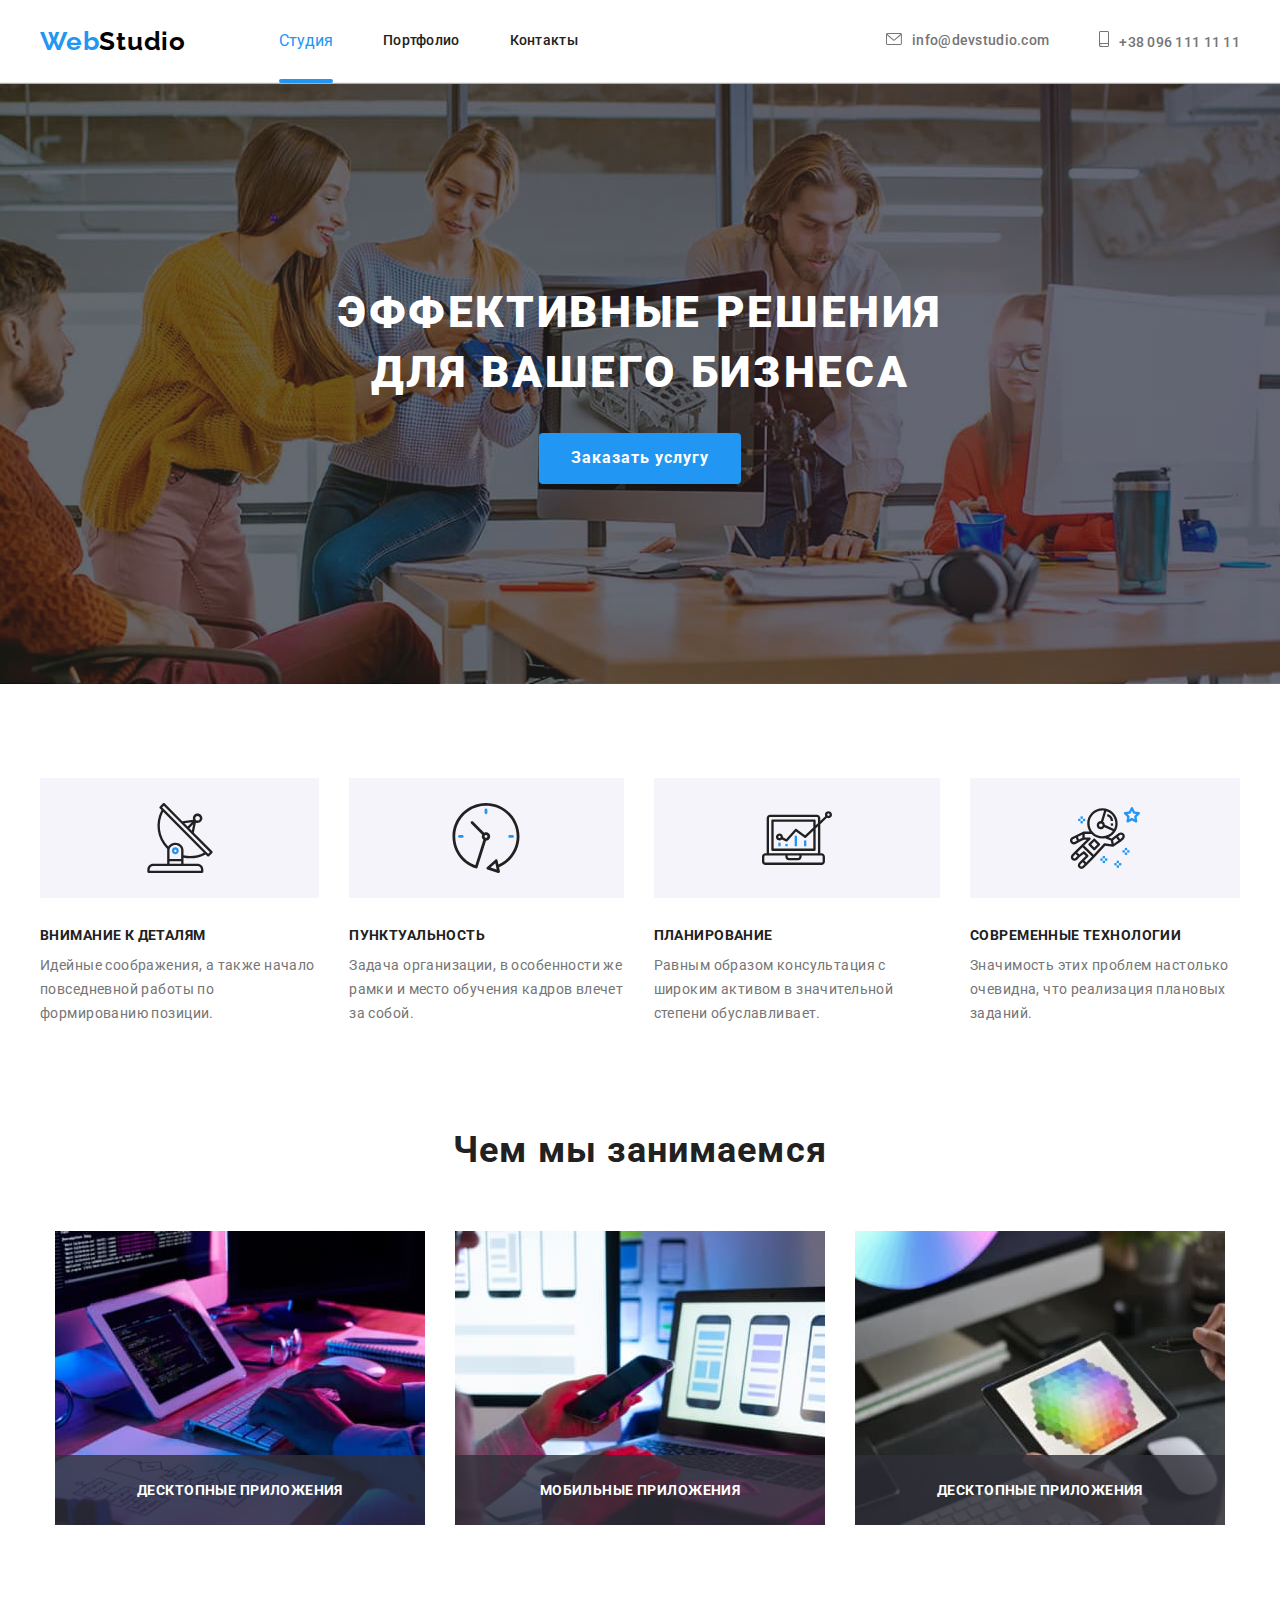
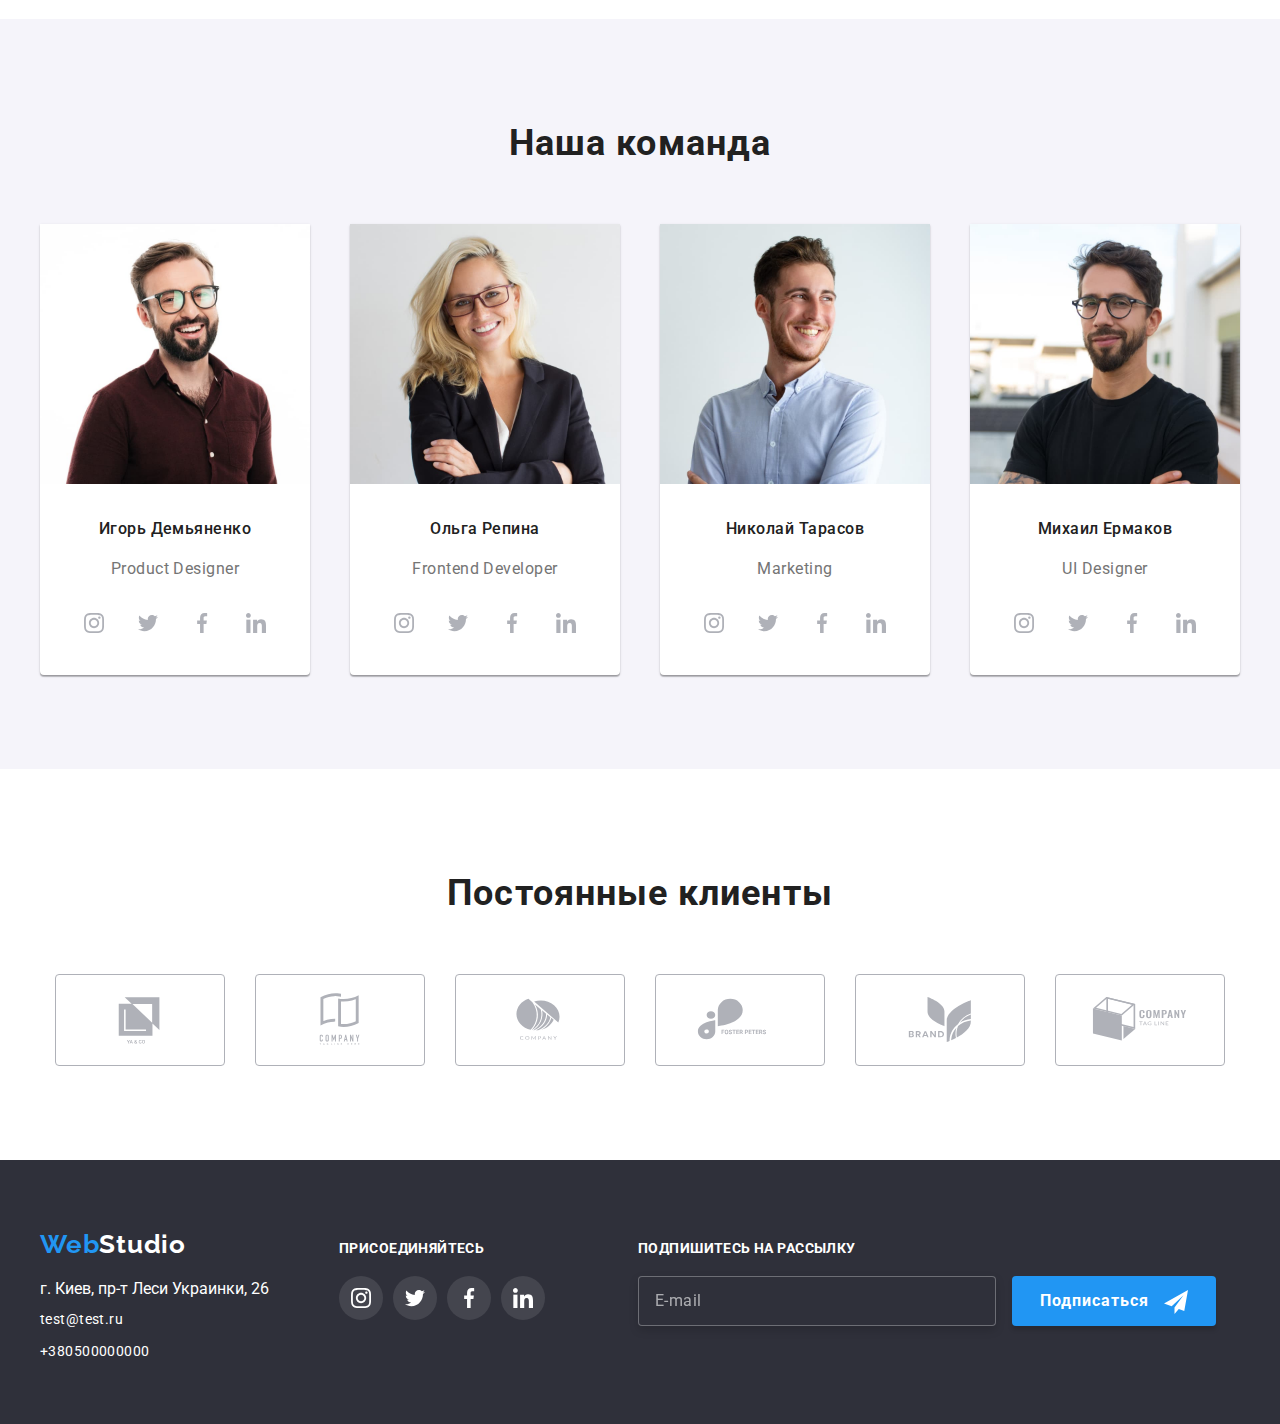
<file: index.html>
<!DOCTYPE html>
<html lang="en">
<head>
    <meta charset="UTF-8">
    <meta http-equiv="X-UA-Compatible" content="IE=edge">
    <meta name="viewport" content="width=device-width, initial-scale=1.0">
    <title>Web Studio</title>
    <link rel="stylesheet" href="./css/modern-normalize.css">
    <link rel="preconnect" href="https://fonts.gstatic.com">
    <link href="https://fonts.googleapis.com/css2?family=Oleo+Script&family=Raleway:wght@700&family=Roboto:wght@400;500;700;900&display=swap"
        rel="stylesheet">
        <link rel="stylesheet" href="css/style.css">
</head>

<template class="my-icons">
    <svg class="icon">
        <use href="./images/icons/icons.svg#icon-antenna"></use>
    </svg>
    <svg class="icon">
        <use href="./images/icons/icons.svg#icon-astronaut"></use>
    </svg>
    <svg class="icon">
        <use href="./images/icons/icons.svg#icon-clock"></use>
    </svg>
    <svg class="icon">
        <use href="./images/icons/icons.svg#icon-diagram"></use>
    </svg>
    <svg class="icon">
        <use href="./images/icons/icons.svg#icon-envelope"></use>
    </svg>
    <svg class="icon">
        <use href="./images/icons/icons.svg#icon-instagram"></use>
    </svg>
    <svg class="icon">
        <use href="./images/icons/icons.svg#icon-twitter"></use>
    </svg>
    <svg class="icon">
        <use href="./images/icons/icons.svg#icon-facebook"></use>
    </svg>
    <svg class="icon">
        <use href="./images/icons/icons.svg#icon-linkedin"></use>
    </svg>
    <svg class="icon">
        <use href="./images/icons/icons.svg#icon-Logo"></use>
    </svg>
    <svg class="icon">
        <use href="./images/icons/icons.svg#icon-Logo-1"></use>
    </svg>
    <svg class="icon">
        <use href="./images/icons/icons.svg#icon-Logo-2"></use>
    </svg>
    <svg class="icon">
        <use href="./images/icons/icons.svg#icon-Logo-3"></use>
    </svg>
    <svg class="icon">
        <use href="./images/icons/icons.svg#icon-Logo-4"></use>
    </svg>
    <svg class="icon">
        <use href="./images/icons/icons.svg#icon-Logo-5"></use>
    </svg>
    <svg class="icon">
        <use href="./images/icons/icons.svg#icon-smartphone"></use>
    </svg>

    <svg class="modal-icon">
        <use href="./images/icons/icons.svg#icon-user-check"></use>
    </svg>
    <svg class="modal-icon">
        <use href="./images/icons/icons.svg#icon-user-email"></use>
    </svg>
    <svg class="modal-icon">
        <use href="./images/icons/icons.svg#icon-user-name"></use>
    </svg>
    <svg class="modal-icon">
        <use href="./images/icons/icons.svg#icon-user-tel"></use>
    </svg>
    <svg class="modal-icon">
        <use href="./images/icons/icons.svg#icon-icon-send"></use>
    </svg>
</template>

<body>
    <!--Main-Menu Section-->
    <header class="page-header">
        <div class="container header-line">
        <nav class ="nav-list">
            <a href="./index.html" target="_self" title="Web Studio" class="logo"><span class="web-logo">Web</span>Studio</a>
            <ul class="nav">
                <li><a class ="current-page" href="./index.html" target="_self" title="Studio"> Студия</a></li>
                <li><a href="./portfolio.html" target="_self" title="Portfolio" class="link">Портфолио</a></li>
                <li><a href="" class="link">Контакты</a></li>
            </ul>
        </nav>
            <ul class="contacts">
                <li><a  href="maito:info@devstudio.com" class="link">
                    <svg class="contacts-mail">
                        <use href="./images/icons/icons.svg#icon-envelope"></use>
                    </svg>
                    info@devstudio.com
                </a></li>
                <li><a href="tel:+380961111111" class="link">
                    <svg class="contacts-tel">
                        <use href="./images/icons/icons.svg#icon-smartphone"></use>
                    </svg>
                    +38 096 111 11 11
                </a></li>
            </ul>
            </div>
    </header>

    
    <main>
        <section class="hero">
            <div class="container">
            <h1 class="hero-title">Эффективные решения <br/> для вашего бизнеса </h1>
            <button data-modal-open type="button" class="hero-btn">Заказать услугу</button>
            </div>
        </section>

        <!-- Feature Section-->
        <section class="feature">
            <div class="container">
            <ul class="feature-list">
                <li class="feature-item icon-antenna">
                    <h3 class="feature-title">Внимание к деталям</h3>
                    <p class="text">Идейные соображения, а также начало повседневной работы по формированию позиции.</p>
                 </li>
                 <li class="feature-item icon-clock">
                    <h3 class="feature-title">Пунктуальность</h3>
                    <p class="text">Задача организации, в особенности же рамки и место обучения кадров влечет за собой.</p>
                </li>
                <li class="feature-item icon-diagram">
                    <h3 class="feature-title">Планирование</h3>
                    <p class="text">Равным образом консультация с широким активом в значительной степени обуславливает.</p>
                </li>
                <li class="feature-item icon-astronaut">
                    <h3 class="feature-title">Современные технологии</h3>
                    <p class="text">Значимость этих проблем настолько очевидна, что реализация плановых заданий.</p>
                </li>
             </ul>
            </div>
        </section>

        <!-- Work Section-->
         <section class="worklist">
            <div class="container">
        <h2 class="studio-title">Чем мы занимаемся</h2>
            <ul class="work-list">
                <li class="worklist-item">
                    <img src="images/img1.jpg" alt="photo" width="370" height="294">
                    <div class="worklist-wrapper"><p class="desc">Десктопные приложения</p></div>
                </li>
                <li class="worklist-item">
                    <img src="images/img2.jpg" alt="photo" width="370" height="294">
                    <div class="worklist-wrapper"><p class="desc">Мобильные приложения</p></div>
                </li>
                <li class="worklist-item">
                    <img src="images/img3.jpg" alt="photo" width="370" height="294">
                    <div class="worklist-wrapper"><p class="desc">Десктопные приложения</p></div>
                    </li>
            </ul>
            </div>
        </section>

        <!--Team Section-->
        <section class="team">
            <div class="container">
         <h2 class="studio-title">Наша команда</h2>
             <ul class="team-list">
                <li class="team-img">
                    <img src="images/ighor-demianenko.jpg" alt="our team photo" width="270" height="260">
                       <div class="team-name"> <h3 class="name-title">Игорь Демьяненко</h3>
                        <p class="team-text">Product Designer</p>
                        <ul class="icon-list">
                            <li class="icon-link">
                                <a href="#" class="icon-item">
                                    <svg class="icon">
                                        <use href="./images/icons/icons.svg#icon-instagram"></use>
                                    </svg>
                                </a>
                            </li>
                            <li class="icon-link">
                                <a href="#" class="icon-item">
                                    <svg class="icon">
                                        <use href="./images/icons/icons.svg#icon-twitter"></use>
                                    </svg>
                                </a>
                            
                            </li>
                            <li class="icon-link">
                                <a href="#" class="icon-item">
                                    <svg class="icon">
                                        <use href="./images/icons/icons.svg#icon-facebook"></use>
                                    </svg>
                                </a>
                            
                            </li>
                            <li class="icon-link">
                                <a href="#" class="icon-item">
                                    <svg class="icon">
                                        <use href="./images/icons/icons.svg#icon-linkedin"></use>
                                    </svg>
                                </a>
                            </li>
                        </ul>
                        </div>
                </li>
                <li class="team-img">
                    <img src="images/olha-repina.jpg" alt="our team photo" width="270" height="260">
                        <div class="team-name"><h3 class="name-title">Ольга Репина</h3>
                        <p class="team-text">Frontend Developer</p>
                        <ul class="icon-list">
                            <li class="icon-link">
                                <a href="#" class="icon-item">
                                    <svg class="icon">
                                        <use href="./images/icons/icons.svg#icon-instagram"></use>
                                    </svg>
                                </a>
                            </li>
                            <li class="icon-link">
                                <a href="#" class="icon-item">
                            <svg class="icon">
                                <use href="./images/icons/icons.svg#icon-twitter"></use>
                            </svg>
                                </a>
                            
                            </li>
                            <li class="icon-link">
                                <a href="#" class="icon-item">
                            <svg class="icon">
                                <use href="./images/icons/icons.svg#icon-facebook"></use>
                            </svg>
                                </a>
                            
                            </li>
                            <li class="icon-link">
                                <a href="#" class="icon-item">
                            <svg class="icon">
                                <use href="./images/icons/icons.svg#icon-linkedin"></use>
                            </svg>
                                </a>
                            </li>
                        </ul>
                        </div>
                </li>
                <li class="team-img">
                    <img src="images/nikolay-tarasov.jpg" alt="our team photo" width="270" height="260">
                    <div class="team-name"><h3 class="name-title">Николай Тарасов</h3>
                        <p class="team-text">Marketing</p>
                        <ul class="icon-list">
                         <li class="icon-link">
                            <a href="#" class="icon-item">
                             <svg class="icon">
                              <use href="./images/icons/icons.svg#icon-instagram"></use>
                               </svg>
                            </a>
                            </li>
                            <li class="icon-link">
                             <a href="#" class="icon-item">
                             <svg class="icon">
                             <use href="./images/icons/icons.svg#icon-twitter"></use>
                              </svg>
                            </a>
                            </li>
                            <li class="icon-link">
                                <a href="#" class="icon-item">
                                    <svg class="icon">
                                        <use href="./images/icons/icons.svg#icon-facebook"></use>
                                    </svg>
                                </a>
                            
                            </li>
                            <li class="icon-link">
                                <a href="#" class="icon-item">
                                    <svg class="icon">
                                        <use href="./images/icons/icons.svg#icon-linkedin"></use>
                                    </svg>
                                </a>
                            </li>
                        </ul>
                        </div>
                </li>
                <li class="team-img">
                    <img src="images/michael-ermakov.jpg" alt="our team photo" width="270" height="260">
                        <div class="team-name"><h3 class="name-title">Михаил Ермаков</h3>
                        <p class="team-text">UI Designer</p>
                        <ul class="icon-list">
                            <li class="icon-link">
                                <a href="#" class="icon-item">
                                    <svg class="icon">
                                        <use href="./images/icons/icons.svg#icon-instagram"></use>
                                    </svg>
                                </a>
                            </li>
                            <li class="icon-link">
                                <a href="#" class="icon-item">
                                    <svg class="icon">
                                        <use href="./images/icons/icons.svg#icon-twitter"></use>
                                    </svg>
                                </a>
                            
                            </li>
                            <li class="icon-link">
                                <a href="#" class="icon-item">
                                    <svg class="icon">
                                        <use href="./images/icons/icons.svg#icon-facebook"></use>
                                    </svg>
                                </a>
                            
                            </li>
                            <li class="icon-link">
                                <a href="#" class="icon-item">
                                    <svg class="icon">
                                        <use href="./images/icons/icons.svg#icon-linkedin"></use>
                                    </svg>
                                </a>
                            </li>  
                        </ul>
                        </div>
                </li>
             </ul>
        </div>
        </section>
<!-- Clients Section -->
        <section class="clients">
            <div class="container">
            <div class="clients-section">
                <h2 class="studio-title">Постоянные клиенты</h2>
                <ul class="clients-list">
                    <li class="clients-card">
                        <a href="#" class="clients-card-item">
                            <svg class="client-icon" width="106px">
                                <use href="./images/icons/icons.svg#icon-Logo"></use>
                            </svg>
                        </a>
                    </li>
                    <li class="clients-card">
                        <a href="#" class="clients-card-item" >
                            <svg class="client-icon"  width="106px">
                                <use href="./images/icons/icons.svg#icon-Logo-1"></use>
                            </svg>
                        </a>
                    </li>
                    <li class="clients-card">
                        <a href="#" class="clients-card-item">
                    <svg class="client-icon" width="106px">
                        <use href="./images/icons/icons.svg#icon-Logo-2"></use>
                    </svg>
                    </a>
                    </li>

                    <li class="clients-card">
                        <a href="#" class="clients-card-item">
                        <svg class="client-icon" width="106px">
                            <use href="./images/icons/icons.svg#icon-Logo-3"></use>
                        </svg>
                        </a>
                    </li>

                    <li class="clients-card">
                        <a href="#" class="clients-card-item">
                        <svg class="client-icon" width="106px">
                            <use href="./images/icons/icons.svg#icon-Logo-4"></use>
                        </svg>
                        </a>
                    </li>

                    <li class="clients-card">
                        <a href="#" class="clients-card-item">
                        <svg class="client-icon" width="106px" >
                            <use href="./images/icons/icons.svg#icon-Logo-5"></use>
                        </svg>
                        </a>
                    </li>
                </ul>
            </div>
</div>
        </section>
    </main>

    <!--Contact Section-->
<footer class="footer">
    <div class="container">
        <div class="footer-container">
            <span class="footer-logo"><a href="./index.html" target="_self" title="Web Studio" class="link"><span
                        class="web-logo">Web</span>Studio</a></span>
            <address class="addres">
                <p>г. Киев, пр-т Леси Украинки, 26</p>
            </address>
            <ul class="footer-contacts">
                <li><a href="mailto:test@test.tu" class="link">test@test.ru</a></li>
                <li><a href="tel:+380500000000" class="link">+380500000000</a></li>
            </ul>
        </div>
        <div class="footer-icon">
            <h4 class="footer-icon-title">Присоединяйтесь</h4>
            <ul class="footer-icons-list">
                <li class="footer-link">
                    <a href="#" class="footer-icon-item">
                        <svg class="footer-icons">
                            <use href="./images/icons/icons.svg#icon-instagram"></use>
                        </svg>
                    </a>
                </li>
                <li class="footer-link">
                    <a href="#" class="footer-icon-item">
                        <svg class="footer-icons">
                            <use href="./images/icons/icons.svg#icon-twitter"></use>
                        </svg>
                    </a>

                </li>
                <li class="footer-link">
                    <a href="#" class="footer-icon-item">
                        <svg class="footer-icons">
                            <use href="./images/icons/icons.svg#icon-facebook"></use>
                        </svg>
                    </a>

                </li>
                <li class="footer-link">
                    <a href="#" class="footer-icon-item">
                        <svg class="footer-icons">
                            <use href="./images/icons/icons.svg#icon-linkedin"></use>
                        </svg>
                    </a>
                </li>
            </ul>
        </div>
        <div class="footer-modal">
            <p class="footer-modal-title">Подпишитесь на рассылку</p>
            <form action="#" class="footer-modal-form">
                <label class="footer-modal-field">
                    <input type="email" name="user-email" class="footer-modal-input" placeholder="E-mail">
                </label>
        <button type="submit" class="footer-modal-btn"> 
            <span>
            Подписаться
            <svg class="footer-modal-icon" width="24px" height="24px">
                <use href="./images/icons/icons.svg#icon-icon-send"></use>
            </svg>
            </span>
        </button>
            </form>
        </div>
    </div>
</footer>

<div class="modal is-hidden" id="modal" data-modal>
    <div class="modal-content" id="modal-content">
        <button data-modal-close type="button" class="close-button">
        <svg class="close-icon" width="18px" height="18px">
            <use href="./images/icons/icons.svg#icon-close"></use>
        </svg>
        </button>
        <form action="#" class="modal-form">
            <p class="modal-form-title">Оставьте свои данные, мы вам перезвоним</p>
            <label class="modal-form-field">
                Имя
                <span class="modal-form-wrap">
                <input type="text" minlength="2" name="user-name" class="modal-form-input" required/>
                <svg class="modal-icon" width="12px">
                    <use href="./images/icons/icons.svg#icon-user-name"></use>
                </svg>
                </span>
            </label>
            <label class="modal-form-field">
                Телефон
                <span class="modal-form-wrap">
                <input type="tel" pattern="[0-9]{3}-[0-9]{3}-[0-9]{2}-[0-9]{2}" name="user-phone" class="modal-form-input" required />
                <svg class="modal-icon" width="13px">
                    <use href="./images/icons/icons.svg#icon-user-tel"></use>
                </svg>
                </span>
            </label>
            <label class="modal-form-field">
                Почта
                <span class="modal-form-wrap">
                <input type="email" name="user-email" class="modal-form-input" required />
                <svg class="modal-icon" width="15px">
                    <use href="./images/icons/icons.svg#icon-user-email"></use>
                </svg>
                </span>
            </label>
            <label class="modal-form-field-comment">
                Комментарий
                <textarea name="user-comment" class="modal-form-comment" placeholder="Введите текст"></textarea>
            </label>
            <input type="checkbox" name="user-agree" id="checkbox" class="visually-hidden modal-form-check">
            <label for="checkbox" class="modal-form-check-field">
                <!-- <svg class="modal-icon-check" width="11px" height="8px">
                    <use href="./images/icons/icons.svg#icon-user-check"></use>
                </svg> -->
                Соглашаюсь с рассылкой и принимаю <a href="#" class="modal-form-agree-text">Условия договора</a></label>
        <button type="submit" class="modal-btn">Отправить</button>
        </form>
    </div>
</div>

<script src="./js/modal.js" type="module"></script>
</body>
</html>
</file>
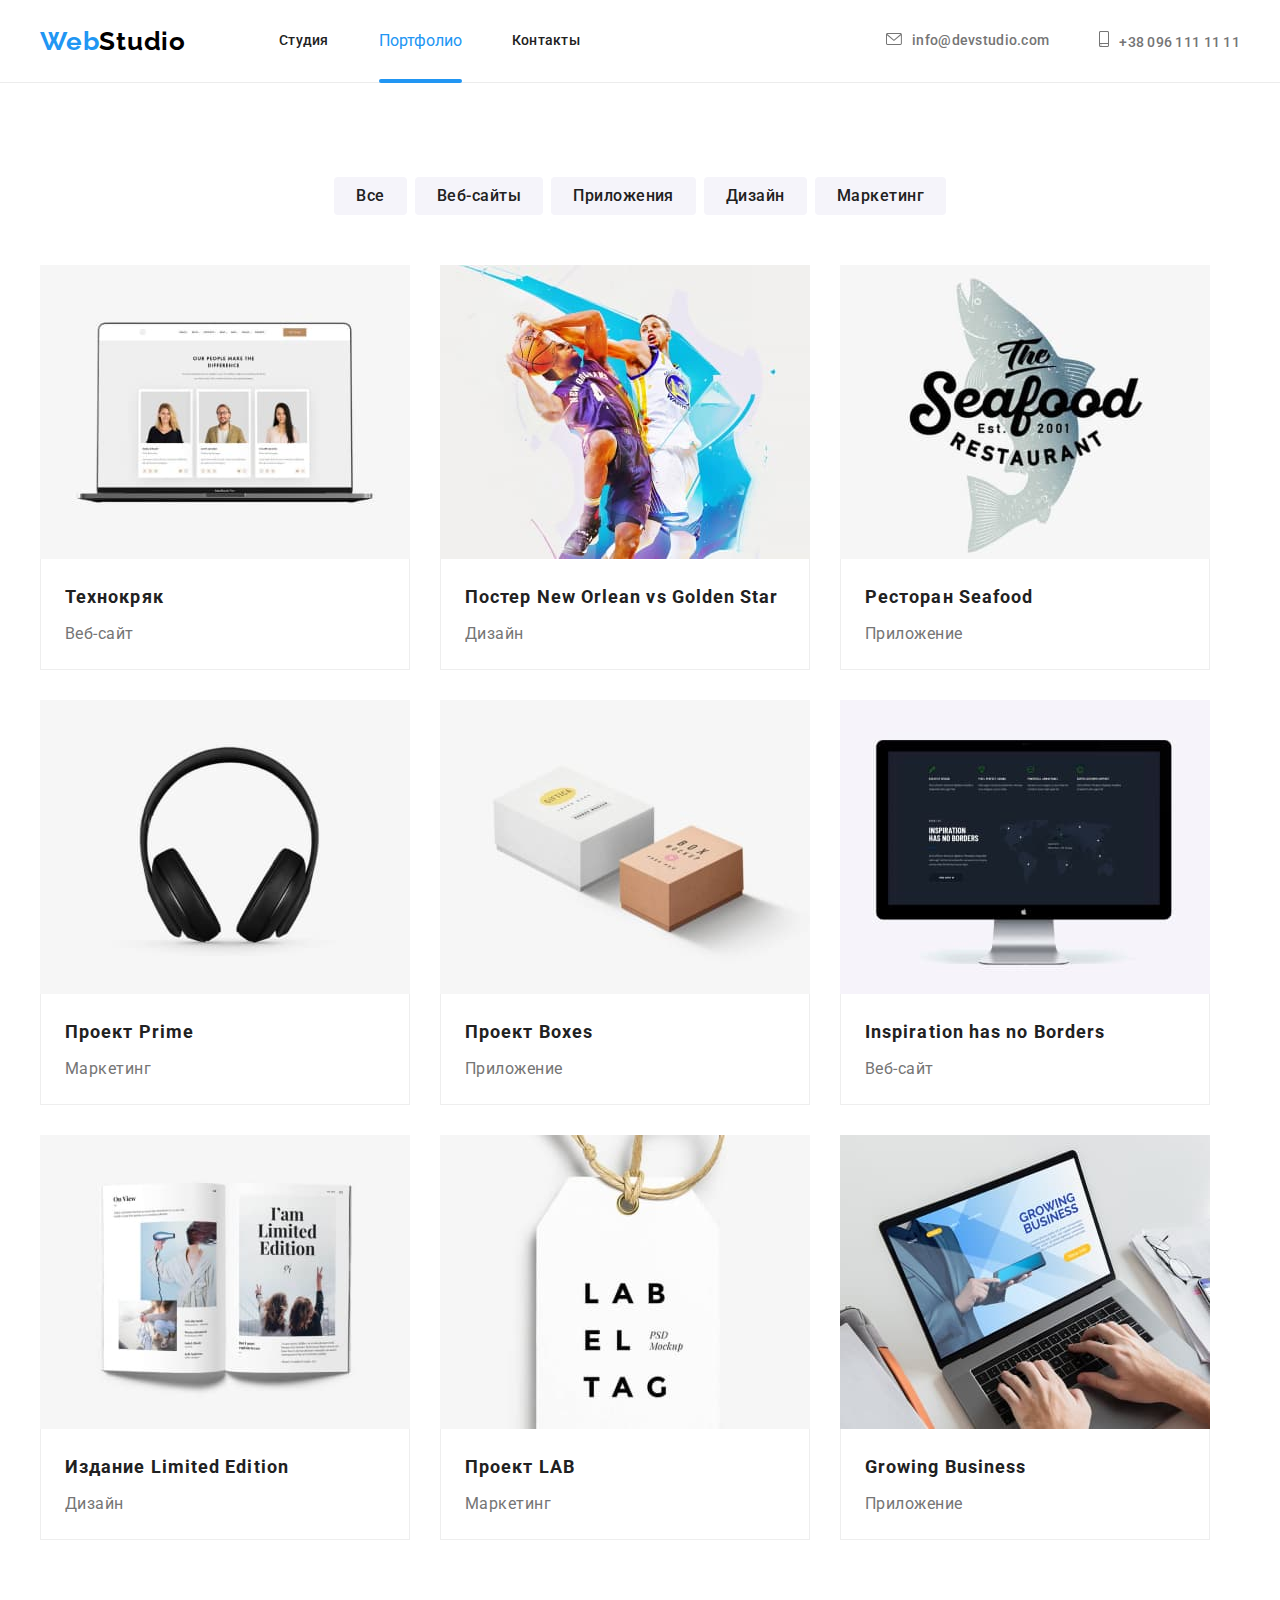
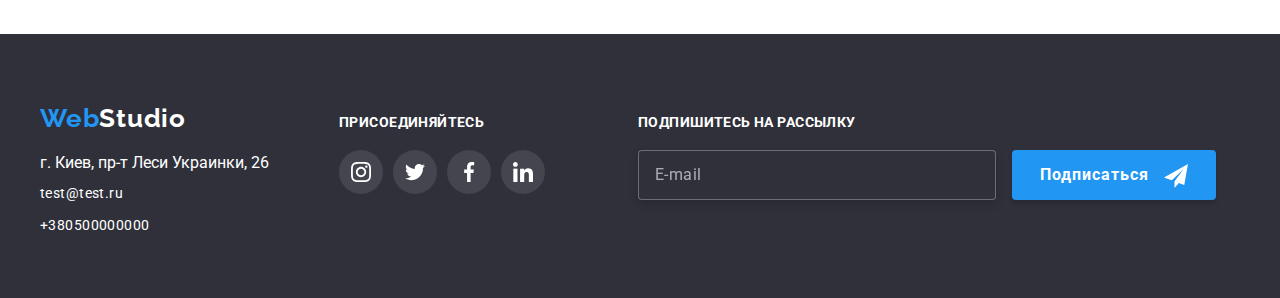
<file: portfolio.html>
<!DOCTYPE html>
<html lang="en">
<head>
    <meta charset="UTF-8">
    <meta http-equiv="X-UA-Compatible" content="IE=edge">
    <meta name="viewport" content="width=device-width, initial-scale=1.0">
    <title>Web Studio</title>
    <link rel="stylesheet" href="./css/modern-normalize.css">
    <link rel="preconnect" href="https://fonts.gstatic.com">
    <link href="https://fonts.googleapis.com/css2?family=Oleo+Script&family=Raleway:wght@700&family=Roboto:wght@400;500;700;900&display=swap"
        rel="stylesheet">
        <link rel="stylesheet" href="css/style.css">
</head>

<body>
    <!--Main-Menu Section-->
    <header class="page-header">
        <div class="container header-line">
        <nav class="nav-list">
        <a href="./index.html" target="_self" title="Web Studio" class="logo"><span class="web-logo">Web</span>Studio</a>
            <ul class="nav">
                <li><a href="./index.html" target="_self" title="Studio" class="link"> Студия</a></li>
                <li><a class="current-page" href="./portfolio.html" target="_self" title="Portfolio">Портфолио</a></li>
                <li><a href="" class="link">Контакты</a></li>
            </ul>
        </nav>
        <ul class="contacts">
            <li><a href="maito:info@devstudio.com" class="link">
                <svg class="contacts-mail">
                    <use href="./images/icons/icons.svg#icon-envelope"></use>
                </svg>
                info@devstudio.com</a></li>
            <li><a href="tel:+380961111111" class="link">
                <svg class="contacts-tel">
                    <use href="./images/icons/icons.svg#icon-smartphone"></use>
                </svg>
                +38 096 111 11 11</a></li>
        </ul>
        </div>
    </header>

    <main>
        <!--Portfolio Button Section-->
        <section class="portfolio">
            <div class="container">
            <h1 class="portfolio-title">Портфолио</h1>
            <ul class="portfolio-list">
            <li><button type="submit" class="portfolio-btn">Все</button></li>
            <li><button type="submit" class="portfolio-btn">Веб-сайты</button></li>
            <li><button type="submit" class="portfolio-btn">Приложения</button></li>
            <li><button type="submit" class="portfolio-btn">Дизайн</button></li>
            <li><button type="submit" class="portfolio-btn">Маркетинг</button></li>
            </ul>

        <!--Project Section-->
            <ul class="filter">
                <li class="filter-item">
                    <a href="#" class="filter-item-card">
                <div class="card-feat">
                    <img src="images/portfolio1.jpg" width="370" alt="technokryak">
                <div class="card-text-cont"> <p class="card-text"> Технокряк это современная площадка распространения коронавируса. Компании используют эту платформу для цифрового
                шпионажа и атак на защищённые сервера конкурентов.</p></div>
                </div>
                    <div class="filter-desc">
                    <h2 class="filter-title">Технокряк</h2>
                    <p class="text">Веб-сайт</p></div>
                    </a>
                </li>
                <li class="filter-item">
                    <a href="#" class="filter-item-card">
                    <div class="card-feat">
                    <img src="images/portfolio2.jpg" width="370" alt="poster">
                    </div>
                    <div class="filter-desc"><h2 class="filter-title">Постер New Orlean vs Golden Star</h2>
                    <p class="text">Дизайн</p></div>
                    </a>
                </li>
                <li class="filter-item">
                    <a href="#" class="filter-item-card">
                    <div class="card-feat">
                    <img src="images/portfolio3.jpg" width="370" alt="restaurant">
                    </div>
                    <div class="filter-desc"><h2 class="filter-title">Ресторан Seafood</h2>
                    <p class="text"> Приложение</p></div>
                    </a>
                </li>
                <li class="filter-item">
                    <a href="#" class="filter-item-card">
                    <div class="card-feat">
                    <img src="images/portfolio4.jpg" width="370" alt="project prime">
                    </div>
                    <div class="filter-desc"><h2 class="filter-title">Проект Prime</h2>
                    <p class="text">Маркетинг</p></div>
                    </a>
                </li>
                <li class="filter-item">
                    <a href="#" class="filter-item-card">
                    <div class="card-feat">
                    <img src="images/portfolio5.jpg" width="370" alt="project boxes">
                    </div>
                    <div class="filter-desc"><h2 class="filter-title">Проект Boxes</h2>
                    <p class="text">Приложение</p></div>
                    </a>
                </li>
                <li class="filter-item">
                    <a href="#" class="filter-item-card">
                    <div class="card-feat">
                    <img src="images/portfolio6.jpg" width="370" alt="inspiration no borders">
                    </div>
                    <div class="filter-desc"><h2 class="filter-title">Inspiration has no Borders</h2>
                    <p class="text">Веб-сайт</p></div>
                    </a>
                </li>
                <li class="filter-item">
                    <a href="#" class="filter-item-card">
                    <div class="card-feat">
                    <img src="images/portfolio7.jpg" width="370" alt="limited edition">
                    </div>
                    <div class="filter-desc"><h2 class="filter-title">Издание Limited Edition</h2>
                    <p class="text">Дизайн</p></div>
                    </a>
                </li>
                <li class="filter-item">
                    <a href="#" class="filter-item-card">
                    <div class="card-feat">
                    <img src="images/portfolio8.jpg" width="370" alt="project lab">
                    </div>
                    <div class="filter-desc"><h2 class="filter-title">Проект LAB</h2>
                    <p class="text">Маркетинг</p></div>
                    </a>
                </li>
                <li class="filter-item">
                    <a href="#" class="filter-item-card">
                    <div class="card-feat">
                    <img src="images/portfolio9.jpg" width="370" alt="growing business">
                    </div>
                    <div class="filter-desc"><h2 class="filter-title">Growing Business</h2>
                    <p class="text">Приложение</p></div>
                    </a>
                </li>
            </ul>
            </div>
        </section>

        <!--Our Contact Section-->
<footer class="footer">
    <div class="container">
        <div class="footer-container">
            <span class="footer-logo"><a href="./index.html" target="_self" title="Web Studio" class="link"><span
                        class="web-logo">Web</span>Studio</a></span>
            <address class="addres">
                <p>г. Киев, пр-т Леси Украинки, 26</p>
            </address>
            <ul class="footer-contacts">
                <li><a href="mailto:test@test.tu" class="link">test@test.ru</a></li>
                <li><a href="tel:+380500000000" class="link">+380500000000</a></li>
            </ul>
        </div>
        <div class="footer-icon">
            <h4 class="footer-icon-title">Присоединяйтесь</h4>
            <ul class="footer-icons-list">
                <li class="footer-link">
                    <a href="#" class="footer-icon-item">
                        <svg class="footer-icons">
                            <use href="./images/icons/icons.svg#icon-instagram"></use>
                        </svg>
                    </a>
                </li>
                <li class="footer-link">
                    <a href="#" class="footer-icon-item">
                        <svg class="footer-icons">
                            <use href="./images/icons/icons.svg#icon-twitter"></use>
                        </svg>
                    </a>

                </li>
                <li class="footer-link">
                    <a href="#" class="footer-icon-item">
                        <svg class="footer-icons">
                            <use href="./images/icons/icons.svg#icon-facebook"></use>
                        </svg>
                    </a>

                </li>
                <li class="footer-link">
                    <a href="#" class="footer-icon-item">
                        <svg class="footer-icons">
                            <use href="./images/icons/icons.svg#icon-linkedin"></use>
                        </svg>
                    </a>
                </li>
            </ul>
        </div>
                <div class="footer-modal">
                    <p class="footer-modal-title">Подпишитесь на рассылку</p>
                    <form action="#" class="footer-modal-form">
                        <label class="footer-modal-field">
                            <input type="email" name="user-email" class="footer-modal-input" placeholder="E-mail">
                        </label>
                        <button type="submit" class="footer-modal-btn">
                            <span>
                                Подписаться
                                <svg class="footer-modal-icon" width="24px" height="24px">
                                    <use href="./images/icons/icons.svg#icon-icon-send"></use>
                                </svg>
                            </span>
                        </button>
                    </form>
                </div>
    </div>
</footer>
    </main>
    
    </body>
    </html>
</file>
<file: css/style.css>
/*
Кнопки и всякие синенькие штучки - #2196F3
Логотин - #000
Заголовки - #212121
Текст под заголовками - #757575
Текст hero-title #FFFFFF
Фон шапки и подвала - #2F303A
Кнопки в портфолио - #F5F4FA
Текст подвал - #rgba(255, 255, 255, 0.6);

*/
:root {
  --accent-color: #2196f3;
  --logo-color: #000000;
  --title-color: #212121;
  --content-color: #757575;
  --white-color: #ffffff;
  --background-color: #2f303a;
  --button-color: #f5f4fa;
  --icon-color: #afb1b8;
  --main-font: 'Roboto', sans-serif;
  --accent-font: 'Raleway', sans-serif;
}

body {
  color: var(--content-color);
  font-family: var(--main-font);
  font-style: normal;
  font-weight: normal;
}

.container {
  width: 1200px;
  margin: 0 auto;
  padding: 0 0;
}

.current-page {
  display: block;
  padding-top: 32px;
  padding-bottom: 32px;
  position: relative;
  color: var(--accent-color);
}

.current-page::after {
  content: '';
  position: absolute;
  left: 0;
  bottom: 0;
  display: block;
  width: 100%;
  height: 4px;
  background-color: var(--accent-color);
  border: none;
  border-radius: 2px;
  margin-bottom: -1px;
}

/*Header Section*/

.page-header {
  border-bottom: 1px solid #ececec;
}

.header-line {
  display: flex;
}

.nav-list {
  display: flex;
  align-items: center;
}

.logo {
  color: var(--logo-color);
  font-family: var(--accent-font);
  font-weight: 700;
  font-size: 26px;
  line-height: 1.2;
  letter-spacing: 0.03em;
}

.web-logo {
  color: var(--accent-color);
}

.nav {
  display: flex;
  align-items: center;
  margin-left: 93px;
}

.nav li:not(:last-child) {
  margin-right: 50px;
}

.nav .link {
  display: block;
  padding-top: 32px;
  padding-bottom: 32px;
  color: var(--title-color);
  cursor: pointer;
  font-weight: 500;
  font-size: 14px;
  line-height: 1.14;
  letter-spacing: 0.02em;

  transition: color 250ms cubic-bezier(0.4, 0, 0.2, 1);
}

.nav .link:hover,
.nav .link:focus,
.contacts .link:hover,
.contacts .link:focus {
  color: var(--accent-color);
}

.contacts {
  display: flex;
  align-items: center;
  margin-left: auto;
}

.contacts li:not(:last-child) {
  margin-right: 50px;
}

.contacts .link,
.contacts .link {
  color: var(--content-color);
  display: flex;
  cursor: pointer;
  align-items: baseline;
  font-weight: 500;
  font-size: 14px;
  line-height: 1.14;
  letter-spacing: 0.02em;

  transition: color 250ms cubic-bezier(0.4, 0, 0.2, 1);
}

.contacts-mail {
  fill: currentColor;
  width: 16px;
  height: 12px;
  margin-right: 10px;
}

.contacts-tel {
  fill: currentColor;
  width: 10px;
  height: 16px;
  margin-right: 10px;
}

.contacts-mail:hover,
.contacts-mail:focus,
.contacts-tel:hover,
.contacts-tel:focus {
  fill: currentColor;
}
/*HERO SECTION*/

.hero {
  background-image: linear-gradient(to right, rgba(48, 58, 47, 0.4), rgba(47, 48, 58, 0.4)),
    url('../images/hero-background.jpg');
  background-repeat: no-repeat;
  background-position: center;
}

.hero {
  padding-top: 200px;
  padding-bottom: 200px;
  text-align: center;
}

.hero-title {
  color: var(--white-color);
  font-weight: 900;
  font-size: 44px;
  line-height: 1.363;
  letter-spacing: 0.06em;
  text-transform: uppercase;
  margin-top: 0;
  margin-bottom: 30px;
}

.hero-btn {
  display: inline-block;
  color: var(--white-color);
  background-color: var(--accent-color);
  font-weight: 700;
  font-size: 16px;
  line-height: 1.9;
  align-items: center;
  text-align: center;
  letter-spacing: 0.06em;
  border: none;
  border-radius: 4px;
  box-shadow: 0px 4px 4px rgba(0, 0, 0, 0.15);
  min-width: 200px;
  padding: 10px 32px;
  cursor: pointer;

  transition: background-color 250ms cubic-bezier(0.4, 0, 0.2, 1);
}

.hero-btn:hover,
.hero-btn:focus {
  background-color: #188ce8;
}

.studio-title {
  color: var(--title-color);
  text-align: center;
  font-weight: 700;
  font-size: 36px;
  line-height: 1.7;
  letter-spacing: 0.03em;
  margin-bottom: 50px;
}

.filter-title {
  color: var(--title-color);
  font-weight: b700;
  font-size: 18px;
  line-height: 2;
  letter-spacing: 0.06em;
}

.filter {
  display: flex;
  flex-wrap: wrap;
  flex-basis: calc((100% - 30px) / 3);
  margin-top: -30px;
}

.filter-item {
  width: 370px;
  margin-top: 30px;
  cursor: pointer;
}

.filter-item .text {
  margin-top: 4px;
}

.filter-item:not(:nth-last-child(3n + 1)) {
  margin-right: 30px;
}
.filter-item .text {
  font-weight: 400;
  font-size: 16px;
  line-height: 1.875;
  letter-spacing: 0.03em;
}

.filter-desc {
  padding: 20px 24px;
  border-bottom: 1px solid #eeeeee;
  border-left: 1px solid #eeeeee;
  border-right: 1px solid #eeeeee;
}

.filter-item img {
  max-width: 100%;
  height: auto;
  display: block;
}
.card-feat {
  position: relative;
  overflow: hidden;
}

.card-text-cont {
  display: block;
  padding: 63px 24px;
  position: absolute;
  width: 100%;
  height: 100%;
  top: 0;
  left: 0;
  opacity: 1;
  background-color: rgba(33, 150, 243, 0.9);

  transform: translateY(100%);
  transition: transform 250ms cubic-bezier(0.4, 0, 0.2, 1);
}

.filter-item-card:hover .card-text-cont,
.filter-item-card:focus .card-text-cont {
  opacity: 1;
  transform: translateY(0);
}

.card-text {
  font-size: 18px;
  line-height: 1.555em;
  color: var(--white-color);
  letter-spacing: 0.03em;
}

.filter-item-card .card-feat-cont {
  padding: 20px 25px;
}

.filter-item-card {
  transition: box-shadow 250ms cubic-bezier(0.4, 0, 0.2, 1);
}
.filter-item-card:hover,
.filter-item-card:focus {
  box-shadow: 0px 1px 1px rgba(0, 0, 0, 0.12), 0px 4px 4px rgba(0, 0, 0, 0.06),
    1px 4px 6px rgba(0, 0, 0, 0.16);
}

.feature {
  padding-top: 94px;
}
.worklist {
  padding: 94px 0;
}

.feature .container {
  display: flex;
  justify-content: center;
}

.feature-title {
  color: var(--title-color);
  font-weight: 700;
  font-size: 14px;
  line-height: 1.14;
  letter-spacing: 0.03em;
  text-transform: uppercase;
  margin-bottom: 10px;
  /* margin-top: 30px; */
}

.feature-list {
  display: flex;
  flex-direction: row;
}

.feature-list .text {
  font-size: 14px;
  line-height: 1.714;
  letter-spacing: 0.03em;
}
.feature-item {
  min-width: 270px;
  min-height: 101px;
  justify-content: space-between;
}

.feature-item:not(:last-child),
.worklist-item:not(:last-child) {
  margin-right: 30px;
}

.icon-antenna::before {
  display: block;
  content: '';
  height: 120px;
  background-image: url('../images/icons/antenna.svg');
  background-repeat: no-repeat;
  background-position: center;
  margin-bottom: 30px;
}

.icon-clock::before {
  display: block;
  content: '';
  height: 120px;
  background-image: url('../images/icons/clock.svg');
  background-repeat: no-repeat;
  background-position: center;
  margin-bottom: 30px;
}

.icon-diagram::before {
  display: block;
  content: '';
  height: 120px;
  background-image: url('../images/icons/diagram.svg');
  background-repeat: no-repeat;
  background-position: center;
  margin-bottom: 30px;
}

.icon-astronaut::before {
  display: block;
  content: '';
  height: 120px;
  background-image: url(../images/icons/astronaut.svg);
  background-repeat: no-repeat;
  background-position: center;
  margin-bottom: 30px;
}

.feature-item::before {
  background-color: var(--button-color);
}
/*WORKLIST SECTION */

.work-list {
  display: flex;
  justify-content: center;
}

.worklist-item {
  position: relative;
  justify-content: space-between;
}

.worklist-item img {
  width: 100%;
  height: auto;
  display: block;
}

.worklist-wrapper {
  position: absolute;
  display: flex;
  bottom: 0;
  width: 100%;
  height: 70px;
  background-color: rgba(47, 48, 58, 0.8);
  justify-content: center;
  align-content: center;
}

.desc {
  display: flex;
  font-size: 14px;
  line-height: 1.142;
  letter-spacing: 0.03em;
  font-weight: bold;
  text-transform: uppercase;
  color: var(--white-color);
  align-items: center;
}

/*TEAM SECTION*/

.team {
  background-color: #f5f4fa;
  padding-top: 94px;
  padding-bottom: 94px;
}
.name-title {
  color: var(--title-color);
  font-weight: 500;
  font-size: 16px;
  line-height: 1.9;
  letter-spacing: 0.03em;
  margin-bottom: 10px;
}
.team-list {
  display: flex;
  justify-content: space-between;
  flex-flow: row wrap;
}

.team-list .team-img {
  background-color: var(--white-color);
  box-shadow: 0px 1px 3px rgba(0, 0, 0, 0.12), 0px 1px 1px rgba(0, 0, 0, 0.14),
    0px 2px 1px rgba(0, 0, 0, 0.2);
  border-radius: 0px 0px 4px 4px;
  text-align: center;
}

.team-list li:not(:last-child) {
  margin-right: 30px;
}

.team-text {
  font-weight: 400;
  font-size: 16px;
  line-height: 1.9;
  letter-spacing: 0.03em;
  margin-bottom: 16px;
}

.team-name {
  padding: 30px 32px;
}

.team-img img {
  display: block;
}
.icon-list {
  margin: 0 auto;
  display: flex;
  justify-content: center;
}

.icon-list li:not(:last-child) {
  margin-right: 10px;
}

.icon-item {
  display: flex;
  justify-content: center;
  align-items: center;
  width: 44px;
  height: 44px;
  color: var(--icon-color);
  background-color: white;
  border-radius: 50%;

  transition: background-color 250ms cubic-bezier(0.4, 0, 0.2, 1);
}
.icon {
  fill: currentColor;
  width: 20px;
  height: 20px;

  transition: fill 250ms cubic-bezier(0.4, 0, 0.2, 1);
}

.icon-item:hover .icon,
.icon-item:focus .icon {
  fill: var(--white-color);
}

.icon-item:hover,
.icon-item:focus {
  background-color: var(--accent-color);
}

.clients {
  padding-top: 94px;
  padding-bottom: 94px;
}

.clients-list {
  display: flex;
  justify-content: center;
}

.clients-card {
  display: inline-block;
  box-sizing: border-box;
  cursor: pointer;
}

.clients-list li:not(:last-child) {
  margin-right: 30px;
}

.clients-card-item {
  display: flex;
  justify-content: center;
  align-content: center;
  width: 170px;
  height: 92px;
  border: 1px solid #afb1b8;
  border-radius: 4px;

  transition: border-color 250ms cubic-bezier(0.4, 0, 0.2, 1);
}
.client-icon {
  fill: var(--icon-color);

  transition: fill 250ms cubic-bezier(0.4, 0, 0.2, 1);
}

.clients-card-item:hover,
.clients-card-item:focus {
  border-color: var(--accent-color);
}

.clients-card-item:hover .client-icon,
.clients-card-item:focus .client-icon {
  fill: var(--accent-color);
}
/*FOOTER SECTION*/

.footer-logo {
  color: var(--white-color);
  font-family: var(--accent-font);
  font-weight: 700;
  font-size: 26px;
  line-height: 1.2;
  letter-spacing: 0.03em;
}

.footer-logo > .link {
  margin-bottom: 20px;
}
.addres {
  font-style: normal;
  margin-bottom: 9px;
}

.footer-logo .web-logo {
  color: var(--accent-color);
}

.footer a:visited {
  color: var(--white-color);
}

.footer {
  color: var(--white-color);
  background-color: var(--background-color);
  padding-top: 69px;
  padding-bottom: 60px;
}

.footer-contacts li:not(:last-child) {
  margin-bottom: 9px;
}

.footer-contacts .link {
  color: var(--white-color-op);
  font-weight: 400;
  font-size: 14px;
  line-height: 1.7;
  letter-spacing: 0.03em;

  transition: color 250ms cubic-bezier(0.4, 0, 0.2, 1);
}

.footer-contacts .link:hover,
.footer-contacts .link:focus {
  color: var(--accent-color);
}

.footer .container {
  display: flex;
  align-items: baseline;
}

.footer-icon {
  margin-left: 70px;
}
.footer-icon-title {
  color: var(--white-color);
  font-size: 14px;
  line-height: 1.142;
  letter-spacing: 0.03em;
  text-transform: uppercase;
  margin-bottom: 20px;
}
.footer-icon-title,
.footer-icons-list {
  display: flex;
}

.footer-icon-item {
  display: flex;
  width: 44px;
  height: 44px;
  background-color: rgba(255, 255, 255, 0.1);
  border-radius: 50%;
  justify-content: center;
  align-items: center;

  transition: background-color 250ms cubic-bezier(0.4, 0, 0.2, 1),
    fill 250ms cubic-bezier(0.4, 0, 0.2, 1);
}

.footer-icons-list li:not(:last-child) {
  margin-right: 10px;
}

.footer-icons {
  width: 20px;
  height: 20px;
  fill: var(--white-color);
}

.footer-icon-item:hover,
.footer-icon-item:focus {
  background-color: var(--accent-color);
  fill: var(--white-color);
}

.footer-modal {
  margin-left: 93px;
}
.footer-modal-title {
  font-weight: bold;
  font-size: 14px;
  line-height: 1.142;
  letter-spacing: 0.03em;
  text-transform: uppercase;
  color: var(--white-color);
  margin-bottom: 20px;
}
.footer-modal-input::placeholder {
  font-size: 16px;
  line-height: 1.25;
  display: flex;
  align-items: center;
  letter-spacing: 0.03em;
  color: rgba(255, 255, 255, 0.6);
}

.footer-modal-input {
  background-color: var(--background-color);
  border: 1px solid rgba(255, 255, 255, 0.3);
  box-sizing: border-box;
  filter: drop-shadow(0px 4px 4px rgba(0, 0, 0, 0.15));
  border-radius: 4px;
  width: 358px;
  height: 50px;
  outline: none;
  padding-left: 16px;

  transition: border-color 250ms cubic-bezier(0.4, 0, 0.2, 1);
}

.footer-modal-input:hover,
.footer-modal-input:focus {
  border-color: var(--accent-color);
}

.footer-modal-btn {
  display: inline-block;
  color: var(--white-color);
  background-color: var(--accent-color);
  font-weight: 700;
  font-size: 16px;
  line-height: 1.875;
  align-items: center;
  text-align: center;
  letter-spacing: 0.06em;
  border: none;
  border-radius: 4px;
  box-shadow: 0px 4px 4px rgba(0, 0, 0, 0.15);
  min-width: 200px;
  padding: 10px 28px;
  cursor: pointer;
  margin-left: 12px;

  transition: background-color 250ms cubic-bezier(0.4, 0, 0.2, 1);
}

.footer-modal-btn:hover,
.footer-modal-btn:focus {
  background-color: #188ce8;
}

.footer-modal-icon {
  fill: var(--white-color);
  display: inline-block;
  vertical-align: middle;
  margin-left: 10px;
}

/*PORTFOLIO SECTION*/

.portfolio {
  padding: 94px 0;
}
.portfolio-title {
  display: none;
}

.portfolio-list {
  display: flex;
  align-items: center;
  justify-content: center;
  margin-bottom: 50px;
}

.portfolio-list li:not(:last-child) {
  margin-right: 8px;
}

.portfolio-list img {
  display: block;
  min-width: 100%;
}

.portfolio-btn {
  display: inline-block;
  background-color: var(--button-color);
  color: var(--title-color);

  border: none;
  border-radius: 4px;
  cursor: pointer;
  font-weight: 500;
  font-size: 16px;
  line-height: 1.6;
  text-align: center;
  letter-spacing: 0.03em;
  min-width: 73px;
  padding: 6px 22px;

  transition: background-color 250ms cubic-bezier(0.4, 0, 0.2, 1),
    color 250ms cubic-bezier(0.4, 0, 0.2, 1), box-shadow 250ms cubic-bezier(0.4, 0, 0.2, 1);
}

.portfolio-btn:hover,
.portfolio-btn:focus {
  background-color: var(--accent-color);
  color: var(--white-color);
  box-shadow: 0px 3px 1px rgba(0, 0, 0, 0.1), 0px 1px 2px rgba(0, 0, 0, 0.08),
    0px 2px 2px rgba(0, 0, 0, 0.12);
}

.modal {
  position: fixed;
  top: 0;
  left: 0;
  width: 100vw;
  height: 100vh;
  background-color: rgba(0, 0, 0, 0.2);
  z-index: 1;

  opacity: 1;
  transition: opacity 250ms cubic-bezier(0.4, 0, 0.2, 1),
    visability 250ms cubic-bezier(0.4, 0, 0.2, 1);
}

.is-hidden {
  opacity: 0;
  pointer-events: none;
  visibility: hidden;
}

.modal-content {
  display: flex;
  justify-content: center;
  position: absolute;
  top: 50%;
  left: 50%;
  transform: translate(-50%, -50%);
  max-width: 520px;
  width: 100%;
  max-height: 581px;
  height: 100%;
  background-color: var(--white-color);
  box-shadow: 0px 1px 3px rgba(0, 0, 0, 0.12), 0px 1px 1px rgba(0, 0, 0, 0.14),
    0px 2px 1px rgba(0, 0, 0, 0.2);
  border-radius: 4px;
  padding: 40px;
}

.close-button {
  position: absolute;
  top: 8px;
  right: 8px;
  padding: 6px 6px 0 6px;
  background-color: var(--white-color);
  border: 1px solid rgba(0, 0, 0, 0.1);
  border-radius: 50%;
  cursor: pointer;

  transition: fill 250ms cubic-bezier(0.4, 0, 0.2, 1);
}

.close-button:hover,
.close-button:focus {
  fill: var(--accent-color);
}

.modal-form-title {
  font-weight: bold;
  font-size: 20px;
  line-height: 1.15;
  text-align: center;
  /* letter-spacing: 0.03em; */
  color: var(--title-color);
  margin-bottom: 12px;
}

.modal-form {
  display: flex;
  flex-direction: column;
}

.modal-form-input {
  width: 100%;
  height: 40px;
  border: 1px solid rgba(33, 33, 33, 0.2);
  box-sizing: border-box;
  border-radius: 4px;
  padding-left: 42px;
  outline: none;

  transition: border-color 250ms cubic-bezier(0.4, 0, 0.2, 1);
}

.modal-form-input:hover,
.modal-form-input:focus {
  border-color: var(--accent-color);
}

.modal-form-field {
  font-size: 12px;
  line-height: 1.166;
  letter-spacing: 0.01em;
  color: var(--content-color);
  display: inline-block;
  margin-bottom: 10px;
}

.modal-form-field-comment {
  font-size: 12px;
  line-height: 1.166;
  letter-spacing: 0.01em;
  color: var(--content-color);
  display: inline-block;
  margin-bottom: 20px;
}
.modal-form-wrap {
  position: relative;
  display: block;
  margin-top: 4px;
}

.modal-icon {
  fill: var(--title-color);
  display: flex;
  /* align-items: center;
  justify-content: center; */
  position: absolute;
  left: 15px;
  bottom: 4px;
  transform: translateY(-50%);
  top: 50%;

  transition: fill 250ms cubic-bezier(0.4, 0, 0.2, 1);
}

.modal-form-input:hover + .modal-icon,
.modal-form-input:focus + .modal-icon {
  fill: var(--accent-color);
}

.modal-form-input:required:focus:valid {
  border-color: var(--accent-color);
}

.modal-form-comment {
  width: 100%;
  height: 120px;
  resize: none;
  padding: 16px 12px;
  margin-top: 4px;
  border: 1px solid rgba(33, 33, 33, 0.2);
  box-sizing: border-box;
  border-radius: 4px;
  outline: none;

  transition: border-color 250ms cubic-bezier(0.4, 0, 0.2, 1);
}

.modal-form-comment::placeholder {
  font-size: 12px;
  line-height: 1.166;
  letter-spacing: 0.01em;
  color: rgba(117, 117, 117, 0.5);
}

.modal-form-comment:hover,
.modal-form-comment:focus {
  border-color: var(--accent-color);
}

/* .modal-icon-check {
  fill: var(--white-color);
  width: 16px;
  height: 15px;
  border: 2px solid var(--title-color);
  border-radius: 2px;
  border-color: var(--title-color);
  display: inline-block;
  vertical-align: middle;
} */

.modal-form-check-field::before {
  content: '';
  width: 16px;
  height: 15px;
  border: 2px solid var(--title-color);
  border-radius: 2px;
  border-color: var(--title-color);
  display: inline-block;
  vertical-align: middle;
  transition: border-color 250ms cubic-bezier(0.4, 0, 0.2, 1),
    background-image 250ms cubic-bezier(0.4, 0, 0.2, 1);
}

.modal-form-check-field {
  font-size: 14px;
  line-height: 1.714;
  letter-spacing: 0.03em;
  margin-bottom: 30px;
}

.modal-form-check:checked + .modal-form-check-field::before {
  background-color: var(--accent-color);
  border-color: var(--accent-color);
  background-image: url(../images/icons/user-check.png);
}
.modal-form-check:hover + .modal-form-check-field::before,
.modal-form-check:focus + .modal-form-check-field::before {
  border-color: var(--accent-color);
}

.modal-form-agree-text {
  text-decoration: underline;
  color: var(--accent-color);
}

.modal-btn {
  display: inline-block;
  color: var(--white-color);
  background-color: var(--accent-color);
  font-weight: bold;
  font-size: 16px;
  line-height: 1.875;
  align-items: center;
  text-align: center;
  align-self: center;
  letter-spacing: 0.06em;
  border: none;
  border-radius: 4px;
  box-shadow: 0px 4px 4px rgba(0, 0, 0, 0.15);
  min-width: 200px;
  padding: 10px 56px;
  margin-bottom: 40px;
  cursor: pointer;
  transition: background-color 250ms cubic-bezier(0.4, 0, 0.2, 1);
}

.modal-btn:hover,
.modal-btn:focus {
  background-color: #188ce8;
}

.visually-hidden {
  position: absolute !important;
  width: 1px !important;
  height: 1px !important;
  margin: -1px;
  padding: 0 !important;
  overflow: hidden;
  border: 0 !important;
  clip: rect(0 0 0 0);
}
</file>
